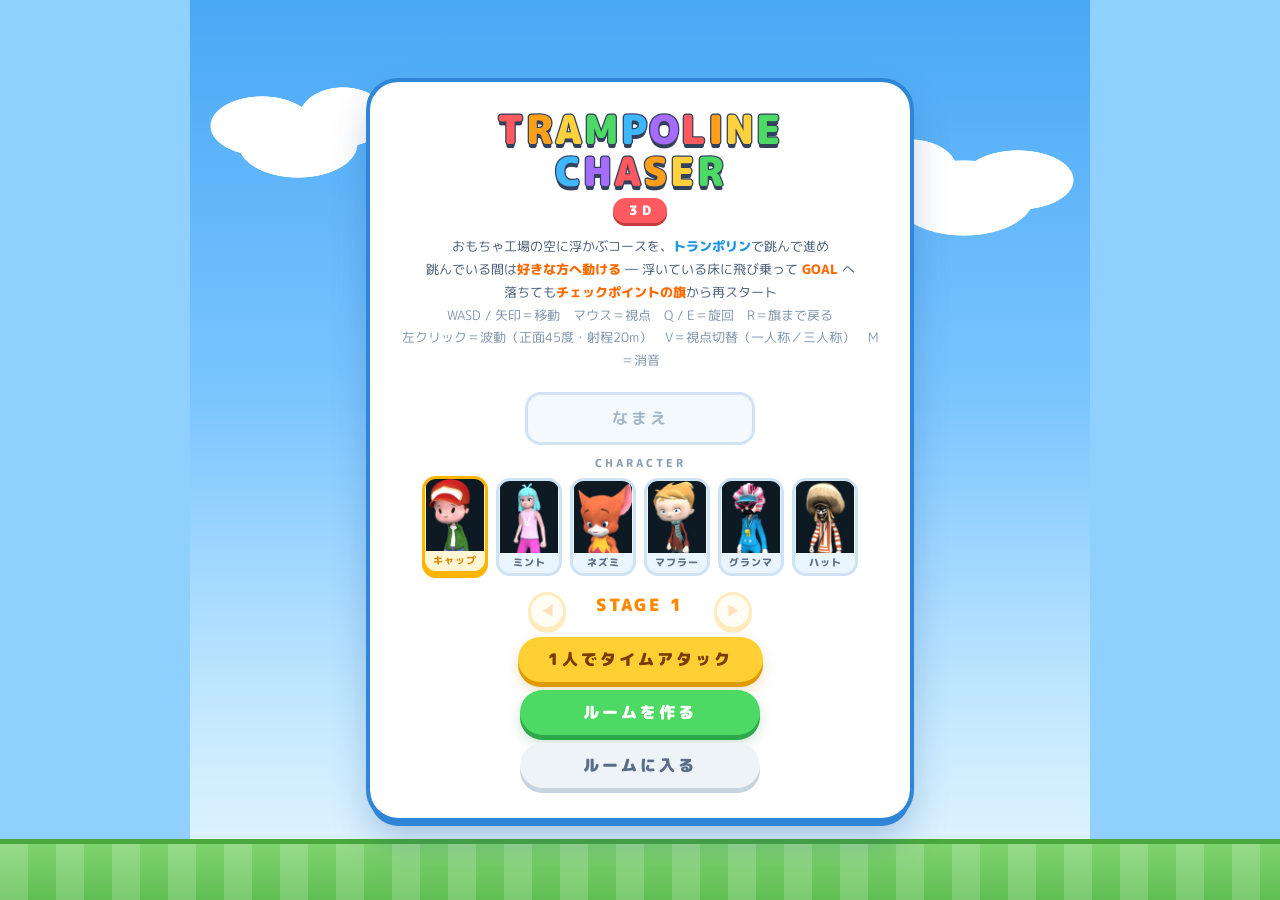
<file: index.html>
<!DOCTYPE html>
<html lang="ja">
<head>
<meta charset="UTF-8">
<meta name="viewport" content="width=device-width, initial-scale=1.0, maximum-scale=1.0, user-scalable=no">
<title>TRAMPOLINE CHASER 3D</title>
<meta name="description" content="トランポリンで跳ねて、空に浮かぶおもちゃ工場のコースを駆け抜ける3Dレースゲーム。最大6人でオンライン対戦できます。">
<meta property="og:title" content="TRAMPOLINE CHASER 3D">
<meta property="og:description" content="トランポリンで跳ねて、空に浮かぶおもちゃ工場のコースを駆け抜ける3Dレースゲーム。最大6人でオンライン対戦。">
<meta property="og:type" content="website">
<meta property="og:image" content="assets/og.jpg">
<meta name="twitter:card" content="summary_large_image">
<meta name="theme-color" content="#03040c">
<link rel="icon" type="image/png" href="assets/favicon.png">
<link rel="preconnect" href="https://fonts.googleapis.com">
<link rel="preconnect" href="https://fonts.gstatic.com" crossorigin>
<link href="https://fonts.googleapis.com/css2?family=M+PLUS+Rounded+1c:wght@500;700;800;900&display=swap" rel="stylesheet">
<link rel="stylesheet" href="css/style.css">
</head>
<body>
<div id="wrap">
  <canvas id="gl"></canvas>

  <div id="tint"></div>

  <div id="hud">
    <div class="hudTop">
      <div id="hStage">STAGE 1</div>
      <div id="hScore">0</div>
      <div id="hLives">&#9829;&#9829;&#9829;&#9829;</div>
    </div>
    <div id="hSub">
      <div id="hFloor"></div>
      <div id="hBonus"></div>
      <div id="hPower"></div>
    </div>
    <div id="cross"></div>
    <div id="dashBar"><div id="dashFill"></div></div>
    <div id="waveBar"><div id="waveFill"></div></div>
    <div id="waveKey">CLICK : WAVE　V : VIEW　R : CHECKPOINT</div>
  </div>

  <div id="raceBar">
    <div id="rbRank">-</div>
    <div id="rbTime">0.0</div>
    <div id="rbLeft">-</div>
  </div>
  <div id="stunMsg">STUNNED</div>
  <div id="goalMsg">GOAL!<small></small></div>
  <div id="specMsg"></div>
  <div id="abilBar"></div>
  <div id="roulette">
    <div id="rouIcon">?</div>
    <div id="rouName">???</div>
    <div id="rouWho"></div>
  </div>
  <div id="count"><span>3</span></div>
  <div id="toast"></div>

  <div id="touch">
    <div id="stickBase"></div>
    <div id="stickKnob"></div>
    <div id="touchHint">左半分＝移動　　右半分＝視点</div>
    <div id="waveBtn">WAVE</div>
    <div id="ropeBtn">はなす</div>
    <div id="viewBtn">1ST</div>
  </div>

  <div id="pause">
    <div class="p1">MOUSE STEER</div>
    <div class="p2">カーソルを画面の端へ動かすと旋回　／　クリックでマウス視点に切替</div>
  </div>

  <div class="screen" id="scTitle">
  <div class="card">
    <h1><span class="w"><span style="--c:#ff5a5f;--d:0.00s">T</span><span style="--c:#ff9f1a;--d:0.06s">R</span><span style="--c:#ffd23d;--d:0.12s">A</span><span style="--c:#4cd964;--d:0.18s">M</span><span style="--c:#3fb7ff;--d:0.24s">P</span><span style="--c:#a66bff;--d:0.30s">O</span><span style="--c:#ff5a5f;--d:0.36s">L</span><span style="--c:#ff9f1a;--d:0.42s">I</span><span style="--c:#ffd23d;--d:0.48s">N</span><span style="--c:#4cd964;--d:0.54s">E</span></span><br><span class="w"><span style="--c:#3fb7ff;--d:0.60s">C</span><span style="--c:#a66bff;--d:0.66s">H</span><span style="--c:#ff5a5f;--d:0.72s">A</span><span style="--c:#ff9f1a;--d:0.78s">S</span><span style="--c:#ffd23d;--d:0.84s">E</span><span style="--c:#4cd964;--d:0.90s">R</span></span></h1>
    <div class="tag">3D</div>
    <div class="sub">
      おもちゃ工場の空に浮かぶコースを、<span class="o">トランポリン</span>で跳んで進め<br>
      跳んでいる間は<b>好きな方へ動ける</b> ― 浮いている床に飛び乗って <b>GOAL</b> へ<br>
      落ちても<b>チェックポイントの旗</b>から再スタート<br>
      <span style="color:#5a6b7c">WASD / 矢印＝移動　マウス＝視点　Q / E＝旋回　R＝旗まで戻る<br>左クリック＝波動（正面45度・射程20m）　V＝視点切替（一人称／三人称）　M＝消音</span>
    </div>
    <input class="field" id="myName" maxlength="8" placeholder="なまえ">
    <div class="skinLabel" id="skinLabel">CHARACTER</div>
    <div class="skinPick" id="skinPick"></div>
    <div id="stageSel"><button id="stagePrev">&#9664;</button><div><div id="stageNum">STAGE 1</div><div id="stageBest"></div></div><button id="stageNext">&#9654;</button></div>
    <button class="menu-btn" id="btnPlay">1人でタイムアタック</button>
    <button class="menu-btn green" id="btnCreate">ルームを作る</button>
    <button class="menu-btn dim" id="btnJoinOpen">ルームに入る</button>
  </div>
  </div>

  <!-- ルームに入る -->
  <div class="screen hidden" id="scJoin">
  <div class="card">
    <h2>ルームに入る</h2>
    <div class="hint">ホストから聞いた4桁のコードを入力</div>
    <input class="field" id="joinCode" inputmode="numeric" maxlength="4" placeholder="0000">
    <div id="netMsg"></div>
    <button class="menu-btn" id="btnJoinGo">接続する</button>
    <button class="menu-btn dim" id="btnJoinBack">もどる</button>
  </div>
  </div>

  <!-- ロビー -->
  <div class="screen hidden" id="scRoom">
  <div class="card">
    <div class="hint codeLabel">ROOM CODE</div>
    <div id="roomCode">----</div>
    <div class="hint" id="roomHint">このコードを教えて集まってもらおう（最大6人）</div>
    <div class="skinLabel">CHARACTER</div>
    <div class="skinPick" id="skinPick2"></div>
    <div id="skinMsg"></div>
    <div id="playerList"></div>
    <div id="netMsg2"></div>
    <button class="menu-btn green" id="btnRaceStart">レース開始</button>
    <button class="menu-btn dim" id="btnLeaveRoom">退出する</button>
  </div>
  </div>

  <!-- レース結果 -->
  <div class="screen hidden" id="scResult">
  <div class="card">
    <h2 id="resTitle">RESULT</h2>
    <div class="colhead"><span class="rk">順位</span><span class="nm">プレイヤー</span><span class="tm">タイム</span><span class="pt">ポイント</span><span class="lv">ライフ</span></div>
    <div id="resTable"></div>
    <div id="champ"></div>
    <div class="label">TOTAL</div>
    <div id="totalTable"></div>
    <div style="height:18px"></div>
    <button class="menu-btn green" id="btnNextRace">次のレース</button>
    <button class="menu-btn dim" id="btnResultLeave">退出する</button>
  </div>
  </div>

  <div class="screen hidden" id="scClear">
  <div class="card">
    <h2>GOAL!</h2>
    <div class="big" id="clearAdded"></div>
    <div class="stat" id="clearTotal"></div>
    <div class="stat" id="clearLives"></div>
    <div class="note" id="clearExtra"></div>
    <div style="height:16px"></div>
    <button class="menu-btn green" id="btnNext">NEXT STAGE</button>
    <button class="menu-btn" id="btnRetry">もう一度</button>
    <button class="menu-btn dim" id="btnClearTitle">TITLE</button>
  </div>
  </div>

</div>

<script src="js/vendor/three.min.js"></script>
<script src="js/vendor/GLTFLoader.js"></script>
<script src="js/vendor/SkeletonUtils.js"></script>
<script src="js/vendor/peerjs.min.js"></script>
<script src="js/game.js"></script>
</body>
</html>
</file>
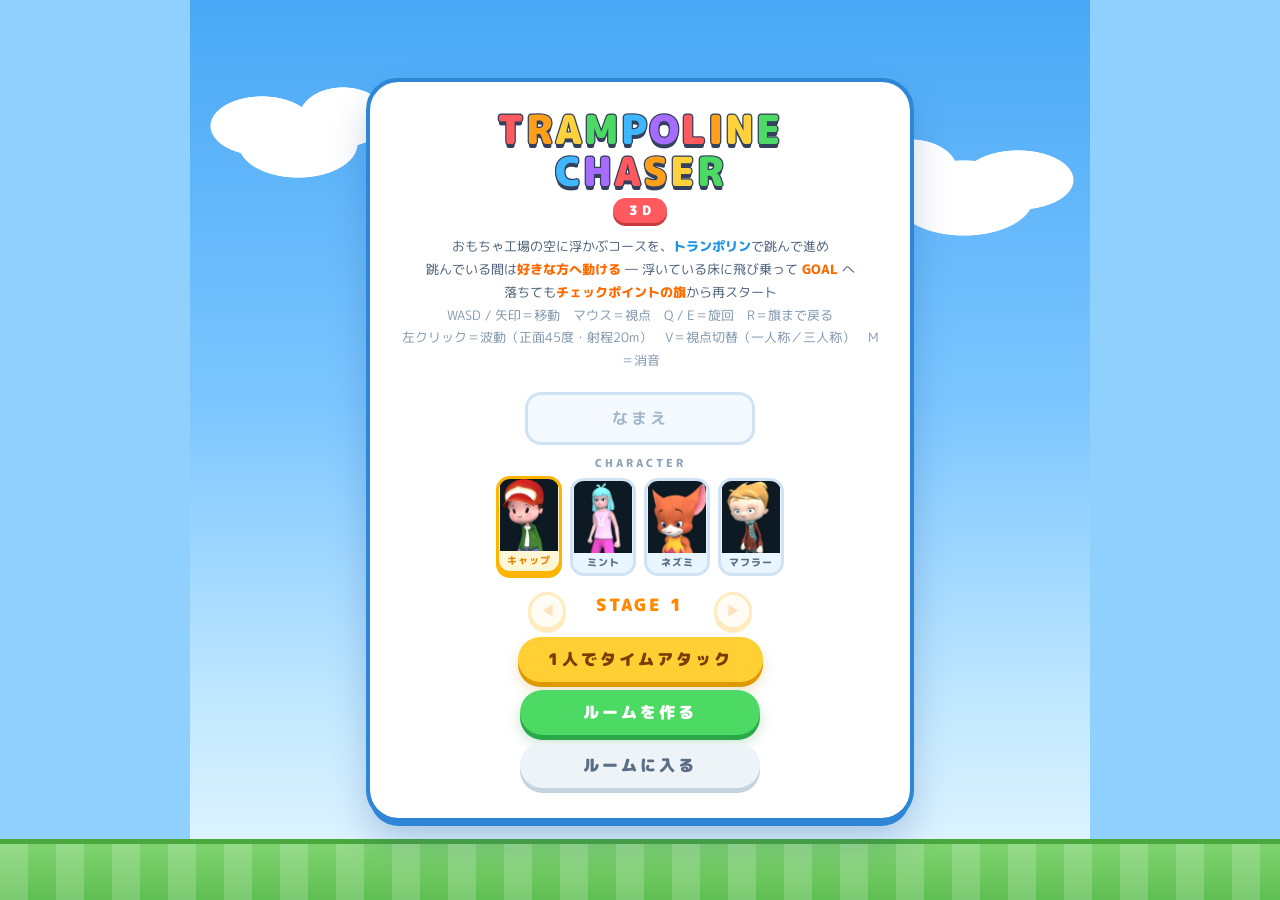
<file: trampoline-chaser/index.html>
<!DOCTYPE html>
<html lang="ja">
<head>
<meta charset="UTF-8">
<meta name="viewport" content="width=device-width, initial-scale=1.0, maximum-scale=1.0, user-scalable=no">
<title>TRAMPOLINE CHASER 3D</title>
<meta name="description" content="トランポリンで跳ねて、空に浮かぶおもちゃ工場のコースを駆け抜ける3Dレースゲーム。最大6人でオンライン対戦できます。">
<meta property="og:title" content="TRAMPOLINE CHASER 3D">
<meta property="og:description" content="トランポリンで跳ねて、空に浮かぶおもちゃ工場のコースを駆け抜ける3Dレースゲーム。最大6人でオンライン対戦。">
<meta property="og:type" content="website">
<meta property="og:image" content="assets/og.jpg">
<meta name="twitter:card" content="summary_large_image">
<meta name="theme-color" content="#03040c">
<link rel="icon" type="image/png" href="assets/favicon.png">
<link rel="preconnect" href="https://fonts.googleapis.com">
<link rel="preconnect" href="https://fonts.gstatic.com" crossorigin>
<link href="https://fonts.googleapis.com/css2?family=M+PLUS+Rounded+1c:wght@500;700;800;900&display=swap" rel="stylesheet">
<link rel="stylesheet" href="css/style.css">
</head>
<body>
<div id="wrap">
  <canvas id="gl"></canvas>

  <div id="tint"></div>

  <div id="hud">
    <div class="hudTop">
      <div id="hStage">STAGE 1</div>
      <div id="hScore">0</div>
      <div id="hLives">&#9829;&#9829;&#9829;&#9829;</div>
    </div>
    <div id="hSub">
      <div id="hFloor"></div>
      <div id="hBonus"></div>
      <div id="hPower"></div>
    </div>
    <div id="cross"></div>
    <div id="dashBar"><div id="dashFill"></div></div>
    <div id="waveBar"><div id="waveFill"></div></div>
    <div id="waveKey">CLICK : WAVE　V : VIEW　R : CHECKPOINT</div>
  </div>

  <div id="raceBar">
    <div id="rbRank">-</div>
    <div id="rbTime">0.0</div>
    <div id="rbLeft">-</div>
  </div>
  <div id="stunMsg">STUNNED</div>
  <div id="goalMsg">GOAL!<small></small></div>
  <div id="specMsg"></div>
  <div id="abilBar"></div>
  <div id="roulette">
    <div id="rouIcon">?</div>
    <div id="rouName">???</div>
    <div id="rouWho"></div>
  </div>
  <div id="count"><span>3</span></div>
  <div id="toast"></div>

  <div id="touch">
    <div id="stickBase"></div>
    <div id="stickKnob"></div>
    <div id="touchHint">左半分＝移動　　右半分＝視点</div>
    <div id="waveBtn">WAVE</div>
    <div id="viewBtn">1ST</div>
  </div>

  <div id="pause">
    <div class="p1">MOUSE STEER</div>
    <div class="p2">カーソルを画面の端へ動かすと旋回　／　クリックでマウス視点に切替</div>
  </div>

  <div class="screen" id="scTitle">
  <div class="card">
    <h1><span class="w"><span style="--c:#ff5a5f;--d:0.00s">T</span><span style="--c:#ff9f1a;--d:0.06s">R</span><span style="--c:#ffd23d;--d:0.12s">A</span><span style="--c:#4cd964;--d:0.18s">M</span><span style="--c:#3fb7ff;--d:0.24s">P</span><span style="--c:#a66bff;--d:0.30s">O</span><span style="--c:#ff5a5f;--d:0.36s">L</span><span style="--c:#ff9f1a;--d:0.42s">I</span><span style="--c:#ffd23d;--d:0.48s">N</span><span style="--c:#4cd964;--d:0.54s">E</span></span><br><span class="w"><span style="--c:#3fb7ff;--d:0.60s">C</span><span style="--c:#a66bff;--d:0.66s">H</span><span style="--c:#ff5a5f;--d:0.72s">A</span><span style="--c:#ff9f1a;--d:0.78s">S</span><span style="--c:#ffd23d;--d:0.84s">E</span><span style="--c:#4cd964;--d:0.90s">R</span></span></h1>
    <div class="tag">3D</div>
    <div class="sub">
      おもちゃ工場の空に浮かぶコースを、<span class="o">トランポリン</span>で跳んで進め<br>
      跳んでいる間は<b>好きな方へ動ける</b> ― 浮いている床に飛び乗って <b>GOAL</b> へ<br>
      落ちても<b>チェックポイントの旗</b>から再スタート<br>
      <span style="color:#5a6b7c">WASD / 矢印＝移動　マウス＝視点　Q / E＝旋回　R＝旗まで戻る<br>左クリック＝波動（正面45度・射程20m）　V＝視点切替（一人称／三人称）　M＝消音</span>
    </div>
    <input class="field" id="myName" maxlength="8" placeholder="なまえ">
    <div class="skinLabel" id="skinLabel">CHARACTER</div>
    <div class="skinPick" id="skinPick"></div>
    <div id="stageSel"><button id="stagePrev">&#9664;</button><div><div id="stageNum">STAGE 1</div><div id="stageBest"></div></div><button id="stageNext">&#9654;</button></div>
    <button class="menu-btn" id="btnPlay">1人でタイムアタック</button>
    <button class="menu-btn green" id="btnCreate">ルームを作る</button>
    <button class="menu-btn dim" id="btnJoinOpen">ルームに入る</button>
  </div>
  </div>

  <!-- ルームに入る -->
  <div class="screen hidden" id="scJoin">
  <div class="card">
    <h2>ルームに入る</h2>
    <div class="hint">ホストから聞いた4桁のコードを入力</div>
    <input class="field" id="joinCode" inputmode="numeric" maxlength="4" placeholder="0000">
    <div id="netMsg"></div>
    <button class="menu-btn" id="btnJoinGo">接続する</button>
    <button class="menu-btn dim" id="btnJoinBack">もどる</button>
  </div>
  </div>

  <!-- ロビー -->
  <div class="screen hidden" id="scRoom">
  <div class="card">
    <div class="hint codeLabel">ROOM CODE</div>
    <div id="roomCode">----</div>
    <div class="hint" id="roomHint">このコードを教えて集まってもらおう（最大6人）</div>
    <div class="skinLabel">CHARACTER</div>
    <div class="skinPick" id="skinPick2"></div>
    <div id="playerList"></div>
    <div id="netMsg2"></div>
    <button class="menu-btn green" id="btnRaceStart">レース開始</button>
    <button class="menu-btn dim" id="btnLeaveRoom">退出する</button>
  </div>
  </div>

  <!-- レース結果 -->
  <div class="screen hidden" id="scResult">
  <div class="card">
    <h2 id="resTitle">RESULT</h2>
    <div class="colhead"><span class="rk">順位</span><span class="nm">プレイヤー</span><span class="tm">タイム</span><span class="pt">ポイント</span><span class="lv">ライフ</span></div>
    <div id="resTable"></div>
    <div id="champ"></div>
    <div class="label">TOTAL</div>
    <div id="totalTable"></div>
    <div style="height:18px"></div>
    <button class="menu-btn green" id="btnNextRace">次のレース</button>
    <button class="menu-btn dim" id="btnResultLeave">退出する</button>
  </div>
  </div>

  <div class="screen hidden" id="scClear">
  <div class="card">
    <h2>GOAL!</h2>
    <div class="big" id="clearAdded"></div>
    <div class="stat" id="clearTotal"></div>
    <div class="stat" id="clearLives"></div>
    <div class="note" id="clearExtra"></div>
    <div style="height:16px"></div>
    <button class="menu-btn green" id="btnNext">NEXT STAGE</button>
    <button class="menu-btn" id="btnRetry">もう一度</button>
    <button class="menu-btn dim" id="btnClearTitle">TITLE</button>
  </div>
  </div>

</div>

<script src="js/vendor/three.min.js"></script>
<script src="js/vendor/GLTFLoader.js"></script>
<script src="js/vendor/SkeletonUtils.js"></script>
<script src="js/vendor/peerjs.min.js"></script>
<script src="js/game.js"></script>
</body>
</html>
</file>
<file: css/style.css>
/* TRAMPOLINE CHASER 3D */
  * { margin:0; padding:0; box-sizing:border-box; -webkit-tap-highlight-color:transparent; }
  html, body {
    height:100%; background:#03040c; overflow:hidden;
    font-family:'Trebuchet MS','Segoe UI',system-ui,sans-serif;
    display:flex; align-items:center; justify-content:center;
    touch-action:none; user-select:none;
  }
  #wrap {
    position:relative; width:100%; height:100%; max-width:900px;
    background:#03040c; overflow:hidden;
  }
  #gl { display:block; width:100%; height:100%; }

  /* ---------- HUD ---------- */
  #hud {
    position:absolute; inset:0; z-index:3; pointer-events:none; transition:opacity .15s;
    font-size:13px; letter-spacing:1px;
  }
  .hudTop {
    position:absolute; top:0; left:0; right:0; padding:14px 16px;
    display:flex; justify-content:space-between; align-items:flex-start;
    background:linear-gradient(180deg, rgba(3,4,12,.75), rgba(3,4,12,0));
  }
  #hStage { color:#8fa3b8; font-weight:700; }
  #hScore { color:#00ffcc; font-size:19px; font-weight:800; text-shadow:0 0 12px rgba(0,255,204,.5); }
  #hLives { color:#ff4466; font-size:16px; }
  #hud, #raceBar, #abilBar { text-shadow:0 1px 2px rgba(0,0,0,.9), 0 0 6px rgba(0,0,0,.6); }
  #hSub {
    position:absolute; top:46px; left:16px; line-height:1.8;
    font-size:12px; font-weight:700;
  }
  #hFloor { color:#66ccff; }
  #hBonus { color:#88aaff; }
  #hPower { color:#ffdd00; }

  #cross {
    position:absolute; left:50%; top:50%; width:18px; height:18px;
    margin:-9px 0 0 -9px; opacity:.6;
  }
  #cross::before, #cross::after { content:''; position:absolute; background:#00ffcc; }
  #cross::before { left:8px; top:0; width:2px; height:18px; }
  #cross::after { top:8px; left:0; height:2px; width:18px; }

  #tint { position:absolute; inset:0; z-index:2; pointer-events:none; opacity:0; transition:opacity .18s; }

  /* ---------- タッチ操作 ---------- */
  #touch { position:absolute; inset:0; z-index:4; display:none; }
  body.touch #touch { display:block; }
  #stickBase {
    position:absolute; width:126px; height:126px; margin:-63px 0 0 -63px;
    border:2px solid rgba(0,255,204,.28); border-radius:50%;
    background:rgba(0,255,204,.05); opacity:0; transition:opacity .12s;
  }
  #stickKnob {
    position:absolute; width:56px; height:56px; margin:-28px 0 0 -28px;
    border:2px solid rgba(0,255,204,.85); border-radius:50%;
    background:rgba(0,255,204,.2); opacity:0; transition:opacity .12s;
  }
  #touchHint {
    position:absolute; left:0; right:0; bottom:16px; text-align:center;
    color:#3d5a68; font-size:11px; letter-spacing:2px;
  }

  /* ---------- 一時停止 ---------- */
  #pause {
    position:absolute; left:0; right:0; bottom:96px; z-index:6; display:none;
    align-items:center; justify-content:center; flex-direction:column;
    pointer-events:none; color:#00ffcc; letter-spacing:3px; text-align:center;
  }
  #pause.on { display:flex; }
  #pause .p1 { font-size:15px; font-weight:800; margin-bottom:6px; opacity:.85; }
  #pause .p2 { font-size:12px; color:#8fa3b8; letter-spacing:2px; }

  /* ---------- オーバーレイ画面 ---------- */
  .screen {
    position:absolute; inset:0; z-index:10;
    display:flex; flex-direction:column; align-items:center; justify-content:center;
    background:#03040c; text-align:center; padding:24px;
  }
  .screen.hidden { display:none; }
  .screen h1 {
    font-size:38px; font-weight:800; letter-spacing:5px; line-height:1.15;
    color:#00ffcc; text-shadow:0 0 26px rgba(0,255,204,.45); margin-bottom:4px;
  }
  .screen .tag {
    color:#ff8800; font-size:13px; letter-spacing:9px; margin-bottom:22px;
    text-shadow:0 0 14px rgba(255,136,0,.5);
  }
  .screen h2 { font-size:30px; font-weight:800; letter-spacing:4px; margin-bottom:18px; }
  .screen .sub { color:#8fa3b8; font-size:13.5px; line-height:2.1; margin-bottom:30px; }
  .screen .sub b { color:#00ffcc; font-weight:700; }
  .screen .sub .o { color:#ffaa33; font-weight:700; }
  .screen .stat { color:#aabbcc; font-size:15px; margin:3px 0; }
  .screen .big { color:#ffdd00; font-size:22px; font-weight:800; margin:6px 0; }
  .screen .note { color:#00ff88; font-size:13px; margin-top:6px; }
  .menu-btn {
    min-width:200px; padding:15px 30px; margin:7px 0;
    border:2px solid #00ffcc; border-radius:4px; background:transparent;
    color:#00ffcc; font-size:15px; font-weight:700; letter-spacing:4px;
    font-family:inherit; cursor:pointer; transition:background .12s;
  }
  .menu-btn:active { background:rgba(0,255,204,.16); }
  .menu-btn.green { border-color:#00ff88; color:#00ff88; }
  .menu-btn.green:active { background:rgba(0,255,136,.16); }
  .menu-btn.dim { border-color:#5a6b7c; color:#8fa3b8; }
  .menu-btn.dim:active { background:rgba(143,163,184,.12); }
  #bestList { margin:10px 0 6px; }
  #bestList div { color:#aabbcc; font-size:15px; margin:3px 0; letter-spacing:1px; }
  #bestList .rank { color:#5a6b7c; font-size:13px; }
  #bestList .isnew { color:#ffdd00; font-weight:800; }
  .label { color:#00ffcc; font-size:12px; letter-spacing:3px; margin-top:14px; }

  /* ---------- 対戦 UI ---------- */
  .field {
    width:230px; padding:12px 14px; margin:6px 0;
    background:rgba(0,255,204,.05); border:2px solid #1d4a55; border-radius:4px;
    color:#e8f6ff; font-family:inherit; font-size:16px; letter-spacing:3px; text-align:center;
  }
  .field:focus { outline:none; border-color:#00ffcc; }
  #roomCode {
    font-size:44px; font-weight:800; letter-spacing:14px; color:#ffdd22;
    text-shadow:0 0 22px rgba(255,221,0,.45); margin:6px 0 2px 6px;
  }
  .hint { color:#5a6b7c; font-size:11.5px; letter-spacing:1px; line-height:1.9; }
  #playerList { margin:14px 0 4px; min-width:250px; }
  #playerList .face { width:26px; height:32px; object-fit:cover; border-radius:3px; margin-right:9px; flex:none; background:#0d1a24; }
  .skinPick { display:flex; gap:8px; justify-content:center; margin:6px 0 10px; }
  .skinPick button {
    width:62px; padding:0; border:2px solid #1d4a55; border-radius:5px; background:#0d1a24;
    cursor:pointer; overflow:hidden; font-family:inherit; display:flex; flex-direction:column; align-items:center;
  }
  .skinPick button img { width:58px; height:72px; object-fit:cover; display:block; }
  .skinPick button span { font-size:10px; color:#8fa3b8; letter-spacing:1px; padding:2px 0 3px; }
  .skinPick button.on { border-color:#ffdd22; box-shadow:0 0 12px rgba(255,221,0,.45); }
  .skinPick button.on span { color:#ffdd22; }
  .skinLabel { color:#5a6b7c; font-size:11px; letter-spacing:3px; margin-top:4px; }
  #playerList .pl {
    display:flex; align-items:center; justify-content:space-between;
    padding:7px 12px; margin:4px 0; border-radius:3px;
    background:rgba(255,255,255,.04); font-size:14px; letter-spacing:1px;
  }
  #playerList .dot { width:11px; height:11px; border-radius:50%; margin-right:9px; flex:none; }
  #playerList .nm { flex:1; text-align:left; color:#dceaf5; }
  #playerList .tagme { color:#00ffcc; font-size:11px; letter-spacing:2px; }
  #playerList .tagh { color:#ffdd22; font-size:11px; letter-spacing:2px; }
  #netMsg { color:#ff6688; font-size:12.5px; min-height:18px; margin:8px 0; letter-spacing:1px; }

  /* 結果表 */
  #resTable { margin:6px 0 4px; min-width:300px; }
  #resTable .rw {
    display:flex; align-items:center; padding:7px 10px; margin:3px 0;
    border-radius:3px; background:rgba(255,255,255,.04); font-size:14px;
  }
  #resTable .rw.me { background:rgba(0,255,204,.12); }
  #resTable .rk { width:38px; color:#8fa3b8; font-weight:800; text-align:left; }
  #resTable .rk.g1 { color:#ffdd22; }
  #resTable .dot { width:10px; height:10px; border-radius:50%; margin-right:8px; flex:none; }
  #resTable .nm { flex:1; text-align:left; color:#dceaf5; letter-spacing:1px; }
  #resTable .tm { width:74px; text-align:right; color:#8fa3b8; }
  #resTable .pt { width:80px; text-align:right; color:#00ff88; font-weight:800; }
  .colhead { display:flex; padding:0 10px; color:#4d6273; font-size:10.5px; letter-spacing:2px; }
  .colhead .rk { width:38px; text-align:left; }
  .colhead .nm { flex:1; text-align:left; }
  .colhead .tm { width:74px; text-align:right; }
  .colhead .pt { width:80px; text-align:right; }

  /* カウントダウン */
  #count {
    position:absolute; inset:0; z-index:8; display:none;
    align-items:center; justify-content:center; pointer-events:none;
  }
  #count.on { display:flex; }
  #count span {
    font-size:96px; font-weight:800; color:#00ffcc; letter-spacing:6px;
    text-shadow:0 0 40px rgba(0,255,204,.6);
  }

  /* レース用HUD */
  #raceBar {
    position:absolute; top:44px; left:0; right:0; z-index:3;
    display:none; justify-content:center; pointer-events:none;
  }
  body.race #raceBar { display:flex; }
  #raceBar div {
    background:rgba(3,8,16,.55); border:1px solid rgba(0,255,204,.25);
    border-radius:3px; padding:5px 13px; margin:0 4px;
    font-size:13px; font-weight:700; letter-spacing:2px; color:#dceaf5;
  }
  #rbRank { color:#ffdd22 !important; }
  #rbTime { color:#00ffcc !important; }
  #waveBar {
    position:absolute; left:50%; bottom:56px; width:150px; height:5px; margin-left:-75px;
    background:rgba(255,255,255,.10); border-radius:3px; z-index:3; display:none;
  }
  body.playing #waveBar { display:block; }
  #waveFill {
    height:100%; width:100%; background:#00ffcc; border-radius:3px;
    box-shadow:0 0 10px #00ffcc; transition:none;
  }
  #waveFill.cool { background:#4a6a72; box-shadow:none; }
  #waveKey {
    position:absolute; left:50%; bottom:40px; margin-left:-200px; width:400px; white-space:nowrap;
    text-align:center; color:#4a6a72; font-size:9.5px; letter-spacing:3px; z-index:3; display:none;
  }
  body.playing #waveKey { display:block; }
  #waveBtn {
    position:absolute; right:26px; bottom:158px; width:82px; height:82px;
    border-radius:50%; border:2px solid rgba(0,255,204,.8);
    background:rgba(0,255,204,.14); display:none; z-index:5;
    color:#00ffcc; font-size:11px; font-weight:800; letter-spacing:2px;
    align-items:center; justify-content:center; font-family:inherit;
  }
  body.touch.playing #waveBtn { display:flex; }
  #viewBtn {
    position:absolute; right:26px; bottom:256px; width:58px; height:58px;
    border-radius:50%; border:2px solid rgba(143,163,184,.7);
    background:rgba(143,163,184,.12); display:none; z-index:5;
    color:#c8d6e2; font-size:11px; font-weight:800; letter-spacing:1px;
    align-items:center; justify-content:center; font-family:inherit;
  }
  body.touch.playing #viewBtn { display:flex; }
  #waveBtn.cool { border-color:rgba(90,120,130,.7); background:rgba(90,120,130,.12); color:#5a7882; }
  #dashBar {
    position:absolute; left:50%; bottom:74px; width:150px; height:5px; margin-left:-75px;
    background:rgba(255,255,255,.12); border-radius:3px; z-index:3; opacity:0; transition:opacity .2s;
  }
  #dashFill { height:100%; width:100%; background:#ffdd22; border-radius:3px; box-shadow:0 0 10px #ffdd22; }
  #stunMsg {
    position:absolute; left:0; right:0; top:52%; text-align:center; z-index:5;
    color:#ff3355; font-size:26px; font-weight:800; letter-spacing:6px;
    text-shadow:0 0 24px rgba(255,40,80,.7); display:none;
  }
  #stunMsg.on { display:block; }
  #goalMsg {
    position:absolute; left:0; right:0; top:34%; text-align:center; z-index:5;
    color:#00ff88; font-size:32px; font-weight:800; letter-spacing:6px;
    text-shadow:0 0 26px rgba(0,255,136,.6); display:none;
  }
  #goalMsg.on { display:block; }
  #goalMsg small { display:block; margin-top:8px; font-size:14px; color:#8fa3b8; letter-spacing:3px; }
  #roulette {
    position:absolute; left:50%; top:26%; transform:translateX(-50%);
    z-index:7; display:none; text-align:center; pointer-events:none;
    padding:16px 30px; border:2px solid rgba(255,255,255,.25); border-radius:6px;
    background:rgba(3,8,16,.82);
  }
  #roulette.on { display:block; }
  #rouIcon { font-size:34px; font-weight:800; letter-spacing:4px; color:#fff; line-height:1; }
  #rouName {
    font-size:22px; font-weight:800; letter-spacing:5px; margin-top:8px;
    text-shadow:0 0 18px currentColor;
  }
  #rouWho { margin-top:10px; font-size:12.5px; color:#8fa3b8; letter-spacing:1px; }
  #rouWho b { color:#fff; }
  #roulette.done { border-color:rgba(255,255,255,.7); animation:rouPop .28s ease-out; }
  @keyframes rouPop { from { transform:translateX(-50%) scale(1.18); } to { transform:translateX(-50%) scale(1); } }

  #abilBar {
    position:absolute; left:0; right:0; top:76px; text-align:center; z-index:5;
    font-size:13px; font-weight:800; letter-spacing:2px; display:none;
    text-shadow:0 0 12px rgba(0,0,0,.8);
  }
  #abilBar.on { display:block; }

  #specMsg {
    position:absolute; left:0; right:0; top:14%; text-align:center; z-index:5;
    color:#ffdd22; font-size:20px; font-weight:800; letter-spacing:6px;
    text-shadow:0 0 20px rgba(255,221,0,.5); display:none; pointer-events:none;
  }
  #specMsg.on { display:block; }
  #specMsg small { display:block; margin-top:8px; font-size:13px; color:#8fa3b8; letter-spacing:2px; font-weight:400; }
  #playerList .lv { color:#ff4466; font-size:12px; letter-spacing:1px; margin-left:8px; }
  #playerList .outp { color:#5a6b7c; font-size:11px; letter-spacing:2px; margin-left:8px; }
  #resTable .lv { width:64px; text-align:right; color:#ff4466; font-size:12px; }
  .colhead .lv { width:64px; text-align:right; }
  #champ { color:#ffdd22; font-size:17px; font-weight:800; letter-spacing:4px; margin:10px 0 2px; }

  /* 縦に収まらないときはスクロール（中央寄せのまま上端が切れないようにする） */
  .screen { overflow-y:auto; justify-content:flex-start; }
  .screen > :first-child { margin-top:auto; }
  .screen > :last-child { margin-bottom:auto; }
  #scTitle .sub { line-height:1.75; margin-bottom:14px; font-size:13px; }
  #scTitle .tag { margin-bottom:12px; }
  #scTitle .menu-btn, #scRoom .menu-btn { padding:11px 30px; margin:4px 0; }
  #scRoom #playerList { margin:8px 0 2px; }
  #scRoom #playerList .pl { padding:5px 12px; margin:3px 0; }
  @media (max-height:680px) {
    #scTitle h1 { font-size:28px; }
    #scTitle .sub { font-size:11.5px; line-height:1.55; }
    .skinPick button img { height:58px; }
    #scTitle .field { padding:9px 14px; margin:3px 0; }
  }
  #toast { position:absolute; left:50%; top:30%; transform:translate(-50%,-50%) scale(.6); opacity:0; pointer-events:none;
    font-size:44px; font-weight:900; letter-spacing:3px; color:#fff; -webkit-text-stroke:2px #ff6a00;
    text-shadow:0 4px 0 #c24400, 0 8px 18px rgba(0,0,0,.35); transition:opacity .15s, transform .25s cubic-bezier(.3,1.8,.5,1); z-index:30; white-space:nowrap; }
  #toast.on { opacity:1; transform:translate(-50%,-50%) scale(1); }
  #stageSel { display:flex; align-items:center; justify-content:center; gap:14px; margin:6px 0 2px; }
  #stageSel button { width:38px; height:38px; border-radius:50%; border:2px solid #ffb02e; background:#fff7e6; color:#ff7a00; font-size:15px; cursor:pointer; }
  #stageSel button.off { opacity:.25; pointer-events:none; }
  #stageNum { font-weight:900; letter-spacing:3px; font-size:17px; color:#ff7a00; min-width:120px; }
  #stageBest { font-size:11.5px; color:#5a6b7c; letter-spacing:1px; min-height:14px; }

  /* =================== おもちゃ工場テーマ（明るい空とキャンディ色） =================== */
  html, body, #wrap { background:#8fd0ff; }
  html, body { width:100%; }                 /* 画面サイズを変えたとき本体が縮んだままになるのを防ぐ */
  #gl { position:absolute; inset:0; }
  html, body, .menu-btn, .field, .skinPick button {
    font-family:'M PLUS Rounded 1c','Hiragino Maru Gothic ProN','Hiragino Sans','Trebuchet MS',system-ui,sans-serif;
  }
  .screen {
    background:
      radial-gradient(60px 34px at 12% 16%, #fff 98%, transparent 100%),
      radial-gradient(44px 30px at 17% 13%, #fff 98%, transparent 100%),
      radial-gradient(52px 30px at 8% 14%, #fff 98%, transparent 100%),
      radial-gradient(70px 38px at 86% 22%, #fff 98%, transparent 100%),
      radial-gradient(48px 32px at 80% 19%, #fff 98%, transparent 100%),
      radial-gradient(56px 30px at 92% 20%, #fff 98%, transparent 100%),
      radial-gradient(40px 22px at 70% 78%, rgba(255,255,255,.85) 98%, transparent 100%),
      radial-gradient(30px 20px at 74% 76%, rgba(255,255,255,.85) 98%, transparent 100%),
      linear-gradient(180deg, #49a8f5 0%, #7cc6ff 45%, #c9ebff 82%, #e8f7ff 100%);
    padding:18px 16px;
  }
  /* 地面の市松模様 */
  .screen::after {
    content:''; position:fixed; left:0; right:0; bottom:0; height:56px; pointer-events:none; z-index:0;
    background:
      repeating-linear-gradient(90deg, rgba(255,255,255,.18) 0 28px, transparent 28px 56px),
      linear-gradient(180deg, #7fd36f, #5fbf52);
    border-top:5px solid #4aa83f;
  }
  .card {
    position:relative; z-index:1; width:100%; max-width:540px;
    display:flex; flex-direction:column; align-items:center;
    background:#fff; border-radius:28px; padding:20px 24px 22px;
    box-shadow:0 8px 0 #2f86d6, 0 20px 38px rgba(20,70,140,.28);
    border:4px solid #fff; outline:4px solid #2f86d6; outline-offset:0;
  }
  .screen > .card:first-child { margin-top:auto; }
  .screen > .card:last-child { margin-bottom:auto; }

  /* タイトルロゴ：1文字ずつ色ちがいで弾む */
  .screen h1 {
    font-size:40px; font-weight:900; letter-spacing:2px; line-height:1.05; margin:2px 0 6px;
    text-shadow:none; color:#fff;
  }
  .screen h1 .w { white-space:nowrap; }
  .screen h1 span span {
    display:inline-block; color:var(--c);
    -webkit-text-stroke:2.5px #33415c; paint-order:stroke fill;
    text-shadow:0 4px 0 #33415c;
    animation:hop 2.4s ease-in-out infinite; animation-delay:var(--d);
  }
  @keyframes hop { 0%, 70%, 100% { transform:translateY(0); } 80% { transform:translateY(-7px); } 90% { transform:translateY(1px); } }
  .screen .tag {
    display:inline-block; background:#ff5a5f; color:#fff; font-weight:900; font-size:13px;
    letter-spacing:4px; padding:3px 12px 3px 16px; border-radius:999px; text-shadow:none;
    box-shadow:0 3px 0 #c93a3f; margin-bottom:12px;
  }
  .screen h2 {
    font-size:32px; font-weight:900; letter-spacing:3px; color:#ff8a00; margin-bottom:10px;
    -webkit-text-stroke:2px #fff; paint-order:stroke fill; text-shadow:0 4px 0 #ffd28a;
  }
  .screen .sub { color:#4a5f78; }
  .screen .sub b { color:#ff6a00; font-weight:800; }
  .screen .sub .o { color:#1c95e6; font-weight:800; }
  .screen .sub span[style] { color:#8197ad !important; }
  .screen .stat { color:#4a5f78; font-weight:700; }
  .screen .big { color:#ff6a00; font-size:38px; font-weight:900; letter-spacing:2px; }
  .screen .note { color:#22b04a; font-weight:900; letter-spacing:2px; }
  .label { color:#1c95e6; font-weight:800; }
  .hint { color:#6b8299; }

  /* ボタン：ぷっくりしたキャンディ */
  .menu-btn {
    min-width:240px; border:none; border-radius:999px; padding:13px 30px; margin:6px 0;
    background:#3fb7ff; color:#fff; font-size:16px; font-weight:900; letter-spacing:3px;
    box-shadow:0 5px 0 #1f86cc, 0 8px 14px rgba(30,100,170,.25);
    transition:transform .08s, box-shadow .08s, filter .12s;
  }
  .menu-btn:hover { filter:brightness(1.07); }
  .menu-btn:active { transform:translateY(4px); box-shadow:0 1px 0 #1f86cc; background:#3fb7ff; }
  .menu-btn.green { background:#4cd964; color:#fff; box-shadow:0 5px 0 #2aa84a, 0 8px 14px rgba(40,140,70,.25); }
  .menu-btn.green:active { box-shadow:0 1px 0 #2aa84a; background:#4cd964; }
  .menu-btn.dim { background:#eef3f8; color:#5a6f86; box-shadow:0 5px 0 #c6d3e0; }
  .menu-btn.dim:active { box-shadow:0 1px 0 #c6d3e0; background:#eef3f8; }
  #btnPlay { background:#ffcf33; color:#7a3d00; box-shadow:0 5px 0 #e09a00, 0 8px 14px rgba(200,130,0,.25); }
  #btnPlay:active { box-shadow:0 1px 0 #e09a00; background:#ffcf33; }

  /* 入力欄とキャラ選択 */
  .field {
    background:#f4f9fe; border:3px solid #cfe3f5; border-radius:16px; color:#2d4256; font-weight:700;
  }
  .field::placeholder { color:#a3b7ca; }
  .field:focus { border-color:#3fb7ff; background:#fff; }
  .skinLabel { color:#8aa0b5; font-weight:800; }
  .skinPick button { background:#eaf6ff; border:3px solid #cfe3f5; border-radius:14px; width:66px; transition:transform .1s; }
  .skinPick button:hover { transform:translateY(-2px); }
  .skinPick button span { color:#5a6f86; font-weight:800; }
  .skinPick button.on { border-color:#ffb400; background:#fff6d6; box-shadow:0 4px 0 #ffb400; transform:translateY(-2px); }
  .skinPick button.on span { color:#e08a00; }
  #stageSel button { border:3px solid #ffb400; background:#fff6d6; color:#ff8a00; box-shadow:0 3px 0 #ffb400; }
  #stageNum { color:#ff8a00; font-weight:900; }
  #stageBest { color:#6b8299; font-weight:700; }

  /* ロビー */
  .codeLabel { letter-spacing:4px; font-weight:800; color:#8aa0b5; }
  #roomCode {
    color:#ff8a00; font-size:52px; font-weight:900; letter-spacing:14px;
    -webkit-text-stroke:2px #fff; paint-order:stroke fill; text-shadow:0 5px 0 #ffd28a;
  }
  #playerList .pl { background:#f2f8fd; border-radius:12px; border:2px solid #e2eef8; }
  #playerList .nm { color:#2d4256; font-weight:700; }
  #playerList .tagme { color:#1c95e6; font-weight:800; }
  #playerList .tagh { color:#ff8a00; font-weight:800; }
  #playerList .lv { color:#ff4f6d; }
  #playerList .outp { color:#9aabbd; }
  #playerList .face { background:#dceefc; border-radius:8px; }
  #netMsg, #netMsg2 { color:#e5484d; font-size:12.5px; min-height:18px; letter-spacing:1px; font-weight:700; }

  /* 結果 */
  #resTable .rw { background:#f2f8fd; border-radius:12px; border:2px solid #e2eef8; }
  #resTable .rw.me { background:#fff3c4; border-color:#ffd666; }
  #resTable .rk { color:#8aa0b5; }
  #resTable .rk.g1 { color:#ff9f00; }
  #resTable .nm { color:#2d4256; font-weight:700; }
  #resTable .tm { color:#6b8299; }
  #resTable .pt { color:#22b04a; }
  #resTable .lv { color:#ff4f6d; }
  .colhead { color:#8aa0b5; font-weight:800; }
  #champ { color:#ff8a00; font-weight:900; }
  #totalTable { margin:4px 0; min-width:300px; }
  #totalTable .rw { display:flex; align-items:center; padding:6px 10px; margin:3px 0; font-size:14px; background:#f2f8fd; border-radius:12px; border:2px solid #e2eef8; }
  #totalTable .rw.me { background:#fff3c4; border-color:#ffd666; }
  #totalTable .rk { width:38px; text-align:left; color:#8aa0b5; font-weight:800; }
  #totalTable .dot { width:10px; height:10px; border-radius:50%; margin-right:8px; flex:none; }
  #totalTable .nm { flex:1; text-align:left; color:#2d4256; font-weight:700; }
  #totalTable .pt { width:80px; text-align:right; color:#22b04a; font-weight:900; }

  /* =================== ゲーム中の表示 =================== */
  .hudTop { background:none; padding:12px 14px; }
  #hud, #raceBar, #abilBar { text-shadow:none; }
  #hStage, #hScore, #hLives, #hSub > div, #raceBar div {
    background:rgba(255,255,255,.88); border-radius:999px; padding:4px 13px;
    box-shadow:0 3px 0 rgba(30,90,160,.28); font-weight:900;
  }
  #hStage { color:#ff8a00; }
  #hScore { color:#1c95e6; font-size:15px; }
  #hLives { color:#ff4f6d; }
  #hLives:empty, #hSub > div:empty { display:none; }
  #hSub { top:50px; left:14px; display:flex; flex-direction:column; align-items:flex-start; gap:6px; line-height:1.3; }
  #hFloor { color:#1c95e6; }
  #hBonus { color:#2d4256; }
  #hPower { color:#e08a00; }
  #raceBar div { border:none; margin:0 4px; color:#2d4256; }
  #rbRank { color:#ff8a00 !important; }
  #rbTime { color:#1c95e6 !important; }
  #cross::before, #cross::after { background:#fff; box-shadow:0 0 0 1px rgba(40,60,90,.55); }
  #waveBar, #dashBar { height:8px; background:rgba(255,255,255,.6); box-shadow:0 0 0 2px rgba(255,255,255,.9); border-radius:6px; }
  #waveFill { background:#ff9f1a; box-shadow:none; border-radius:6px; }
  #waveFill.cool { background:#b9c6d3; }
  #dashFill { background:#4cd964; box-shadow:none; border-radius:6px; }
  #waveKey { color:#2d4256; font-weight:800; font-size:10px; letter-spacing:2px; text-shadow:0 0 4px #fff, 0 0 2px #fff; }
  #pause { color:#fff; }
  #pause .p1 { -webkit-text-stroke:3px #1f6fb5; paint-order:stroke fill; font-weight:900; }
  #pause .p2 { color:#2d4256; font-weight:700; text-shadow:0 0 4px #fff, 0 0 3px #fff; }
  #count span, #goalMsg, #stunMsg, #specMsg {
    color:#fff; font-weight:900; paint-order:stroke fill; text-shadow:0 5px 0 rgba(0,0,0,.25);
  }
  #count span { font-size:110px; -webkit-text-stroke:6px #ff6a00; text-shadow:0 7px 0 #c24400; }
  #goalMsg { color:#ffe14d; -webkit-text-stroke:4px #22a04a; text-shadow:0 5px 0 #17733a; }
  #goalMsg small { -webkit-text-stroke:0; color:#2d4256; text-shadow:0 0 4px #fff, 0 0 3px #fff; }
  #stunMsg { -webkit-text-stroke:4px #e5484d; }
  #specMsg { color:#ffe14d; -webkit-text-stroke:3px #ff6a00; font-size:22px; }
  #specMsg small { -webkit-text-stroke:0; color:#2d4256; text-shadow:0 0 4px #fff, 0 0 3px #fff; font-weight:700; }
  #roulette { background:#fff; border:4px solid #2f86d6; border-radius:22px; box-shadow:0 6px 0 #2f86d6; }
  #roulette.done { border-color:#ff8a00; box-shadow:0 6px 0 #ff8a00; }
  #rouIcon { color:#2d4256; }
  #rouName { text-shadow:none; -webkit-text-stroke:1.5px #2d4256; paint-order:stroke fill; }
  #rouWho { color:#6b8299; }
  #rouWho b { color:#2d4256; }
  #abilBar { -webkit-text-stroke:3px #2d4256; paint-order:stroke fill; text-shadow:none; }
  #stickBase { border-color:rgba(255,255,255,.7); background:rgba(255,255,255,.18); }
  #stickKnob { border-color:#fff; background:rgba(255,255,255,.55); }
  #touchHint { color:#2d4256; font-weight:700; text-shadow:0 0 4px #fff; }
  #waveBtn { border:none; background:#ff9f1a; color:#fff; box-shadow:0 5px 0 #c97300; font-weight:900; }
  #waveBtn.cool { background:#c6d3e0; color:#fff; box-shadow:0 5px 0 #9aabbd; }
  #viewBtn { border:none; background:rgba(255,255,255,.9); color:#1c95e6; box-shadow:0 4px 0 rgba(30,90,160,.35); font-weight:900; }

  #ropeBtn { position:absolute; right:120px; bottom:150px; width:96px; height:96px; border-radius:50%; display:none; z-index:5;
    align-items:center; justify-content:center; background:#ff5a9e; color:#fff; font-weight:900; font-size:16px; letter-spacing:2px;
    box-shadow:0 6px 0 #c23272; }
  body.touch.playing.hanging #ropeBtn { display:flex; }
  @media (max-height:680px) {
    .screen h1 { font-size:28px; }
    .card { padding:12px 18px 14px; }
    .screen .big { font-size:30px; }
    #scTitle .sub { font-size:11px; line-height:1.5; margin-bottom:8px; }
    #scTitle .tag { margin-bottom:6px; }
    #scTitle .menu-btn { padding:9px 30px; margin:3px 0; }
    #scTitle .skinPick { margin:3px 0 4px; }
    .skinPick button img { height:52px; }
    #stageSel { margin:2px 0 0; }
  }
  .skinPick { flex-wrap:wrap; justify-content:center; max-width:100%; }
  /* ほかの人が選んでいるキャラは選べない */
  .skinPick button.taken { opacity:.38; filter:grayscale(1); cursor:not-allowed; transform:none; box-shadow:none; position:relative; }
  .skinPick button.taken::after { content:attr(data-who); position:absolute; left:0; right:0; top:38%; font-size:10px; font-weight:900; color:#fff;
    background:rgba(45,66,86,.85); padding:2px 0; letter-spacing:1px; overflow:hidden; white-space:nowrap; text-overflow:ellipsis; }
  #skinMsg { color:#e08a00; font-size:12px; font-weight:800; min-height:16px; margin:-4px 0 4px; letter-spacing:1px; }
  @media (max-width:420px) {
    .screen h1 { font-size:30px; }
    .skinPick { max-width:230px; }
    .skinPick button { width:60px; }
    .card { padding:16px 14px; border-radius:22px; }
    .menu-btn { min-width:210px; }
  }
</file>
<file: trampoline-chaser/css/style.css>
/* TRAMPOLINE CHASER 3D */
  * { margin:0; padding:0; box-sizing:border-box; -webkit-tap-highlight-color:transparent; }
  html, body {
    height:100%; background:#03040c; overflow:hidden;
    font-family:'Trebuchet MS','Segoe UI',system-ui,sans-serif;
    display:flex; align-items:center; justify-content:center;
    touch-action:none; user-select:none;
  }
  #wrap {
    position:relative; width:100%; height:100%; max-width:900px;
    background:#03040c; overflow:hidden;
  }
  #gl { display:block; width:100%; height:100%; }

  /* ---------- HUD ---------- */
  #hud {
    position:absolute; inset:0; z-index:3; pointer-events:none; transition:opacity .15s;
    font-size:13px; letter-spacing:1px;
  }
  .hudTop {
    position:absolute; top:0; left:0; right:0; padding:14px 16px;
    display:flex; justify-content:space-between; align-items:flex-start;
    background:linear-gradient(180deg, rgba(3,4,12,.75), rgba(3,4,12,0));
  }
  #hStage { color:#8fa3b8; font-weight:700; }
  #hScore { color:#00ffcc; font-size:19px; font-weight:800; text-shadow:0 0 12px rgba(0,255,204,.5); }
  #hLives { color:#ff4466; font-size:16px; }
  #hud, #raceBar, #abilBar { text-shadow:0 1px 2px rgba(0,0,0,.9), 0 0 6px rgba(0,0,0,.6); }
  #hSub {
    position:absolute; top:46px; left:16px; line-height:1.8;
    font-size:12px; font-weight:700;
  }
  #hFloor { color:#66ccff; }
  #hBonus { color:#88aaff; }
  #hPower { color:#ffdd00; }

  #cross {
    position:absolute; left:50%; top:50%; width:18px; height:18px;
    margin:-9px 0 0 -9px; opacity:.6;
  }
  #cross::before, #cross::after { content:''; position:absolute; background:#00ffcc; }
  #cross::before { left:8px; top:0; width:2px; height:18px; }
  #cross::after { top:8px; left:0; height:2px; width:18px; }

  #tint { position:absolute; inset:0; z-index:2; pointer-events:none; opacity:0; transition:opacity .18s; }

  /* ---------- タッチ操作 ---------- */
  #touch { position:absolute; inset:0; z-index:4; display:none; }
  body.touch #touch { display:block; }
  #stickBase {
    position:absolute; width:126px; height:126px; margin:-63px 0 0 -63px;
    border:2px solid rgba(0,255,204,.28); border-radius:50%;
    background:rgba(0,255,204,.05); opacity:0; transition:opacity .12s;
  }
  #stickKnob {
    position:absolute; width:56px; height:56px; margin:-28px 0 0 -28px;
    border:2px solid rgba(0,255,204,.85); border-radius:50%;
    background:rgba(0,255,204,.2); opacity:0; transition:opacity .12s;
  }
  #touchHint {
    position:absolute; left:0; right:0; bottom:16px; text-align:center;
    color:#3d5a68; font-size:11px; letter-spacing:2px;
  }

  /* ---------- 一時停止 ---------- */
  #pause {
    position:absolute; left:0; right:0; bottom:96px; z-index:6; display:none;
    align-items:center; justify-content:center; flex-direction:column;
    pointer-events:none; color:#00ffcc; letter-spacing:3px; text-align:center;
  }
  #pause.on { display:flex; }
  #pause .p1 { font-size:15px; font-weight:800; margin-bottom:6px; opacity:.85; }
  #pause .p2 { font-size:12px; color:#8fa3b8; letter-spacing:2px; }

  /* ---------- オーバーレイ画面 ---------- */
  .screen {
    position:absolute; inset:0; z-index:10;
    display:flex; flex-direction:column; align-items:center; justify-content:center;
    background:#03040c; text-align:center; padding:24px;
  }
  .screen.hidden { display:none; }
  .screen h1 {
    font-size:38px; font-weight:800; letter-spacing:5px; line-height:1.15;
    color:#00ffcc; text-shadow:0 0 26px rgba(0,255,204,.45); margin-bottom:4px;
  }
  .screen .tag {
    color:#ff8800; font-size:13px; letter-spacing:9px; margin-bottom:22px;
    text-shadow:0 0 14px rgba(255,136,0,.5);
  }
  .screen h2 { font-size:30px; font-weight:800; letter-spacing:4px; margin-bottom:18px; }
  .screen .sub { color:#8fa3b8; font-size:13.5px; line-height:2.1; margin-bottom:30px; }
  .screen .sub b { color:#00ffcc; font-weight:700; }
  .screen .sub .o { color:#ffaa33; font-weight:700; }
  .screen .stat { color:#aabbcc; font-size:15px; margin:3px 0; }
  .screen .big { color:#ffdd00; font-size:22px; font-weight:800; margin:6px 0; }
  .screen .note { color:#00ff88; font-size:13px; margin-top:6px; }
  .menu-btn {
    min-width:200px; padding:15px 30px; margin:7px 0;
    border:2px solid #00ffcc; border-radius:4px; background:transparent;
    color:#00ffcc; font-size:15px; font-weight:700; letter-spacing:4px;
    font-family:inherit; cursor:pointer; transition:background .12s;
  }
  .menu-btn:active { background:rgba(0,255,204,.16); }
  .menu-btn.green { border-color:#00ff88; color:#00ff88; }
  .menu-btn.green:active { background:rgba(0,255,136,.16); }
  .menu-btn.dim { border-color:#5a6b7c; color:#8fa3b8; }
  .menu-btn.dim:active { background:rgba(143,163,184,.12); }
  #bestList { margin:10px 0 6px; }
  #bestList div { color:#aabbcc; font-size:15px; margin:3px 0; letter-spacing:1px; }
  #bestList .rank { color:#5a6b7c; font-size:13px; }
  #bestList .isnew { color:#ffdd00; font-weight:800; }
  .label { color:#00ffcc; font-size:12px; letter-spacing:3px; margin-top:14px; }

  /* ---------- 対戦 UI ---------- */
  .field {
    width:230px; padding:12px 14px; margin:6px 0;
    background:rgba(0,255,204,.05); border:2px solid #1d4a55; border-radius:4px;
    color:#e8f6ff; font-family:inherit; font-size:16px; letter-spacing:3px; text-align:center;
  }
  .field:focus { outline:none; border-color:#00ffcc; }
  #roomCode {
    font-size:44px; font-weight:800; letter-spacing:14px; color:#ffdd22;
    text-shadow:0 0 22px rgba(255,221,0,.45); margin:6px 0 2px 6px;
  }
  .hint { color:#5a6b7c; font-size:11.5px; letter-spacing:1px; line-height:1.9; }
  #playerList { margin:14px 0 4px; min-width:250px; }
  #playerList .face { width:26px; height:32px; object-fit:cover; border-radius:3px; margin-right:9px; flex:none; background:#0d1a24; }
  .skinPick { display:flex; gap:8px; justify-content:center; margin:6px 0 10px; }
  .skinPick button {
    width:62px; padding:0; border:2px solid #1d4a55; border-radius:5px; background:#0d1a24;
    cursor:pointer; overflow:hidden; font-family:inherit; display:flex; flex-direction:column; align-items:center;
  }
  .skinPick button img { width:58px; height:72px; object-fit:cover; display:block; }
  .skinPick button span { font-size:10px; color:#8fa3b8; letter-spacing:1px; padding:2px 0 3px; }
  .skinPick button.on { border-color:#ffdd22; box-shadow:0 0 12px rgba(255,221,0,.45); }
  .skinPick button.on span { color:#ffdd22; }
  .skinLabel { color:#5a6b7c; font-size:11px; letter-spacing:3px; margin-top:4px; }
  #playerList .pl {
    display:flex; align-items:center; justify-content:space-between;
    padding:7px 12px; margin:4px 0; border-radius:3px;
    background:rgba(255,255,255,.04); font-size:14px; letter-spacing:1px;
  }
  #playerList .dot { width:11px; height:11px; border-radius:50%; margin-right:9px; flex:none; }
  #playerList .nm { flex:1; text-align:left; color:#dceaf5; }
  #playerList .tagme { color:#00ffcc; font-size:11px; letter-spacing:2px; }
  #playerList .tagh { color:#ffdd22; font-size:11px; letter-spacing:2px; }
  #netMsg { color:#ff6688; font-size:12.5px; min-height:18px; margin:8px 0; letter-spacing:1px; }

  /* 結果表 */
  #resTable { margin:6px 0 4px; min-width:300px; }
  #resTable .rw {
    display:flex; align-items:center; padding:7px 10px; margin:3px 0;
    border-radius:3px; background:rgba(255,255,255,.04); font-size:14px;
  }
  #resTable .rw.me { background:rgba(0,255,204,.12); }
  #resTable .rk { width:38px; color:#8fa3b8; font-weight:800; text-align:left; }
  #resTable .rk.g1 { color:#ffdd22; }
  #resTable .dot { width:10px; height:10px; border-radius:50%; margin-right:8px; flex:none; }
  #resTable .nm { flex:1; text-align:left; color:#dceaf5; letter-spacing:1px; }
  #resTable .tm { width:74px; text-align:right; color:#8fa3b8; }
  #resTable .pt { width:80px; text-align:right; color:#00ff88; font-weight:800; }
  .colhead { display:flex; padding:0 10px; color:#4d6273; font-size:10.5px; letter-spacing:2px; }
  .colhead .rk { width:38px; text-align:left; }
  .colhead .nm { flex:1; text-align:left; }
  .colhead .tm { width:74px; text-align:right; }
  .colhead .pt { width:80px; text-align:right; }

  /* カウントダウン */
  #count {
    position:absolute; inset:0; z-index:8; display:none;
    align-items:center; justify-content:center; pointer-events:none;
  }
  #count.on { display:flex; }
  #count span {
    font-size:96px; font-weight:800; color:#00ffcc; letter-spacing:6px;
    text-shadow:0 0 40px rgba(0,255,204,.6);
  }

  /* レース用HUD */
  #raceBar {
    position:absolute; top:44px; left:0; right:0; z-index:3;
    display:none; justify-content:center; pointer-events:none;
  }
  body.race #raceBar { display:flex; }
  #raceBar div {
    background:rgba(3,8,16,.55); border:1px solid rgba(0,255,204,.25);
    border-radius:3px; padding:5px 13px; margin:0 4px;
    font-size:13px; font-weight:700; letter-spacing:2px; color:#dceaf5;
  }
  #rbRank { color:#ffdd22 !important; }
  #rbTime { color:#00ffcc !important; }
  #waveBar {
    position:absolute; left:50%; bottom:56px; width:150px; height:5px; margin-left:-75px;
    background:rgba(255,255,255,.10); border-radius:3px; z-index:3; display:none;
  }
  body.playing #waveBar { display:block; }
  #waveFill {
    height:100%; width:100%; background:#00ffcc; border-radius:3px;
    box-shadow:0 0 10px #00ffcc; transition:none;
  }
  #waveFill.cool { background:#4a6a72; box-shadow:none; }
  #waveKey {
    position:absolute; left:50%; bottom:40px; margin-left:-200px; width:400px; white-space:nowrap;
    text-align:center; color:#4a6a72; font-size:9.5px; letter-spacing:3px; z-index:3; display:none;
  }
  body.playing #waveKey { display:block; }
  #waveBtn {
    position:absolute; right:26px; bottom:158px; width:82px; height:82px;
    border-radius:50%; border:2px solid rgba(0,255,204,.8);
    background:rgba(0,255,204,.14); display:none; z-index:5;
    color:#00ffcc; font-size:11px; font-weight:800; letter-spacing:2px;
    align-items:center; justify-content:center; font-family:inherit;
  }
  body.touch.playing #waveBtn { display:flex; }
  #viewBtn {
    position:absolute; right:26px; bottom:256px; width:58px; height:58px;
    border-radius:50%; border:2px solid rgba(143,163,184,.7);
    background:rgba(143,163,184,.12); display:none; z-index:5;
    color:#c8d6e2; font-size:11px; font-weight:800; letter-spacing:1px;
    align-items:center; justify-content:center; font-family:inherit;
  }
  body.touch.playing #viewBtn { display:flex; }
  #waveBtn.cool { border-color:rgba(90,120,130,.7); background:rgba(90,120,130,.12); color:#5a7882; }
  #dashBar {
    position:absolute; left:50%; bottom:74px; width:150px; height:5px; margin-left:-75px;
    background:rgba(255,255,255,.12); border-radius:3px; z-index:3; opacity:0; transition:opacity .2s;
  }
  #dashFill { height:100%; width:100%; background:#ffdd22; border-radius:3px; box-shadow:0 0 10px #ffdd22; }
  #stunMsg {
    position:absolute; left:0; right:0; top:52%; text-align:center; z-index:5;
    color:#ff3355; font-size:26px; font-weight:800; letter-spacing:6px;
    text-shadow:0 0 24px rgba(255,40,80,.7); display:none;
  }
  #stunMsg.on { display:block; }
  #goalMsg {
    position:absolute; left:0; right:0; top:34%; text-align:center; z-index:5;
    color:#00ff88; font-size:32px; font-weight:800; letter-spacing:6px;
    text-shadow:0 0 26px rgba(0,255,136,.6); display:none;
  }
  #goalMsg.on { display:block; }
  #goalMsg small { display:block; margin-top:8px; font-size:14px; color:#8fa3b8; letter-spacing:3px; }
  #roulette {
    position:absolute; left:50%; top:26%; transform:translateX(-50%);
    z-index:7; display:none; text-align:center; pointer-events:none;
    padding:16px 30px; border:2px solid rgba(255,255,255,.25); border-radius:6px;
    background:rgba(3,8,16,.82);
  }
  #roulette.on { display:block; }
  #rouIcon { font-size:34px; font-weight:800; letter-spacing:4px; color:#fff; line-height:1; }
  #rouName {
    font-size:22px; font-weight:800; letter-spacing:5px; margin-top:8px;
    text-shadow:0 0 18px currentColor;
  }
  #rouWho { margin-top:10px; font-size:12.5px; color:#8fa3b8; letter-spacing:1px; }
  #rouWho b { color:#fff; }
  #roulette.done { border-color:rgba(255,255,255,.7); animation:rouPop .28s ease-out; }
  @keyframes rouPop { from { transform:translateX(-50%) scale(1.18); } to { transform:translateX(-50%) scale(1); } }

  #abilBar {
    position:absolute; left:0; right:0; top:76px; text-align:center; z-index:5;
    font-size:13px; font-weight:800; letter-spacing:2px; display:none;
    text-shadow:0 0 12px rgba(0,0,0,.8);
  }
  #abilBar.on { display:block; }

  #specMsg {
    position:absolute; left:0; right:0; top:14%; text-align:center; z-index:5;
    color:#ffdd22; font-size:20px; font-weight:800; letter-spacing:6px;
    text-shadow:0 0 20px rgba(255,221,0,.5); display:none; pointer-events:none;
  }
  #specMsg.on { display:block; }
  #specMsg small { display:block; margin-top:8px; font-size:13px; color:#8fa3b8; letter-spacing:2px; font-weight:400; }
  #playerList .lv { color:#ff4466; font-size:12px; letter-spacing:1px; margin-left:8px; }
  #playerList .outp { color:#5a6b7c; font-size:11px; letter-spacing:2px; margin-left:8px; }
  #resTable .lv { width:64px; text-align:right; color:#ff4466; font-size:12px; }
  .colhead .lv { width:64px; text-align:right; }
  #champ { color:#ffdd22; font-size:17px; font-weight:800; letter-spacing:4px; margin:10px 0 2px; }

  /* 縦に収まらないときはスクロール（中央寄せのまま上端が切れないようにする） */
  .screen { overflow-y:auto; justify-content:flex-start; }
  .screen > :first-child { margin-top:auto; }
  .screen > :last-child { margin-bottom:auto; }
  #scTitle .sub { line-height:1.75; margin-bottom:14px; font-size:13px; }
  #scTitle .tag { margin-bottom:12px; }
  #scTitle .menu-btn, #scRoom .menu-btn { padding:11px 30px; margin:4px 0; }
  #scRoom #playerList { margin:8px 0 2px; }
  #scRoom #playerList .pl { padding:5px 12px; margin:3px 0; }
  @media (max-height:680px) {
    #scTitle h1 { font-size:28px; }
    #scTitle .sub { font-size:11.5px; line-height:1.55; }
    .skinPick button img { height:58px; }
    #scTitle .field { padding:9px 14px; margin:3px 0; }
  }
  #toast { position:absolute; left:50%; top:30%; transform:translate(-50%,-50%) scale(.6); opacity:0; pointer-events:none;
    font-size:44px; font-weight:900; letter-spacing:3px; color:#fff; -webkit-text-stroke:2px #ff6a00;
    text-shadow:0 4px 0 #c24400, 0 8px 18px rgba(0,0,0,.35); transition:opacity .15s, transform .25s cubic-bezier(.3,1.8,.5,1); z-index:30; white-space:nowrap; }
  #toast.on { opacity:1; transform:translate(-50%,-50%) scale(1); }
  #stageSel { display:flex; align-items:center; justify-content:center; gap:14px; margin:6px 0 2px; }
  #stageSel button { width:38px; height:38px; border-radius:50%; border:2px solid #ffb02e; background:#fff7e6; color:#ff7a00; font-size:15px; cursor:pointer; }
  #stageSel button.off { opacity:.25; pointer-events:none; }
  #stageNum { font-weight:900; letter-spacing:3px; font-size:17px; color:#ff7a00; min-width:120px; }
  #stageBest { font-size:11.5px; color:#5a6b7c; letter-spacing:1px; min-height:14px; }

  /* =================== おもちゃ工場テーマ（明るい空とキャンディ色） =================== */
  html, body, #wrap { background:#8fd0ff; }
  html, body { width:100%; }                 /* 画面サイズを変えたとき本体が縮んだままになるのを防ぐ */
  #gl { position:absolute; inset:0; }
  html, body, .menu-btn, .field, .skinPick button {
    font-family:'M PLUS Rounded 1c','Hiragino Maru Gothic ProN','Hiragino Sans','Trebuchet MS',system-ui,sans-serif;
  }
  .screen {
    background:
      radial-gradient(60px 34px at 12% 16%, #fff 98%, transparent 100%),
      radial-gradient(44px 30px at 17% 13%, #fff 98%, transparent 100%),
      radial-gradient(52px 30px at 8% 14%, #fff 98%, transparent 100%),
      radial-gradient(70px 38px at 86% 22%, #fff 98%, transparent 100%),
      radial-gradient(48px 32px at 80% 19%, #fff 98%, transparent 100%),
      radial-gradient(56px 30px at 92% 20%, #fff 98%, transparent 100%),
      radial-gradient(40px 22px at 70% 78%, rgba(255,255,255,.85) 98%, transparent 100%),
      radial-gradient(30px 20px at 74% 76%, rgba(255,255,255,.85) 98%, transparent 100%),
      linear-gradient(180deg, #49a8f5 0%, #7cc6ff 45%, #c9ebff 82%, #e8f7ff 100%);
    padding:18px 16px;
  }
  /* 地面の市松模様 */
  .screen::after {
    content:''; position:fixed; left:0; right:0; bottom:0; height:56px; pointer-events:none; z-index:0;
    background:
      repeating-linear-gradient(90deg, rgba(255,255,255,.18) 0 28px, transparent 28px 56px),
      linear-gradient(180deg, #7fd36f, #5fbf52);
    border-top:5px solid #4aa83f;
  }
  .card {
    position:relative; z-index:1; width:100%; max-width:540px;
    display:flex; flex-direction:column; align-items:center;
    background:#fff; border-radius:28px; padding:20px 24px 22px;
    box-shadow:0 8px 0 #2f86d6, 0 20px 38px rgba(20,70,140,.28);
    border:4px solid #fff; outline:4px solid #2f86d6; outline-offset:0;
  }
  .screen > .card:first-child { margin-top:auto; }
  .screen > .card:last-child { margin-bottom:auto; }

  /* タイトルロゴ：1文字ずつ色ちがいで弾む */
  .screen h1 {
    font-size:40px; font-weight:900; letter-spacing:2px; line-height:1.05; margin:2px 0 6px;
    text-shadow:none; color:#fff;
  }
  .screen h1 .w { white-space:nowrap; }
  .screen h1 span span {
    display:inline-block; color:var(--c);
    -webkit-text-stroke:2.5px #33415c; paint-order:stroke fill;
    text-shadow:0 4px 0 #33415c;
    animation:hop 2.4s ease-in-out infinite; animation-delay:var(--d);
  }
  @keyframes hop { 0%, 70%, 100% { transform:translateY(0); } 80% { transform:translateY(-7px); } 90% { transform:translateY(1px); } }
  .screen .tag {
    display:inline-block; background:#ff5a5f; color:#fff; font-weight:900; font-size:13px;
    letter-spacing:4px; padding:3px 12px 3px 16px; border-radius:999px; text-shadow:none;
    box-shadow:0 3px 0 #c93a3f; margin-bottom:12px;
  }
  .screen h2 {
    font-size:32px; font-weight:900; letter-spacing:3px; color:#ff8a00; margin-bottom:10px;
    -webkit-text-stroke:2px #fff; paint-order:stroke fill; text-shadow:0 4px 0 #ffd28a;
  }
  .screen .sub { color:#4a5f78; }
  .screen .sub b { color:#ff6a00; font-weight:800; }
  .screen .sub .o { color:#1c95e6; font-weight:800; }
  .screen .sub span[style] { color:#8197ad !important; }
  .screen .stat { color:#4a5f78; font-weight:700; }
  .screen .big { color:#ff6a00; font-size:38px; font-weight:900; letter-spacing:2px; }
  .screen .note { color:#22b04a; font-weight:900; letter-spacing:2px; }
  .label { color:#1c95e6; font-weight:800; }
  .hint { color:#6b8299; }

  /* ボタン：ぷっくりしたキャンディ */
  .menu-btn {
    min-width:240px; border:none; border-radius:999px; padding:13px 30px; margin:6px 0;
    background:#3fb7ff; color:#fff; font-size:16px; font-weight:900; letter-spacing:3px;
    box-shadow:0 5px 0 #1f86cc, 0 8px 14px rgba(30,100,170,.25);
    transition:transform .08s, box-shadow .08s, filter .12s;
  }
  .menu-btn:hover { filter:brightness(1.07); }
  .menu-btn:active { transform:translateY(4px); box-shadow:0 1px 0 #1f86cc; background:#3fb7ff; }
  .menu-btn.green { background:#4cd964; color:#fff; box-shadow:0 5px 0 #2aa84a, 0 8px 14px rgba(40,140,70,.25); }
  .menu-btn.green:active { box-shadow:0 1px 0 #2aa84a; background:#4cd964; }
  .menu-btn.dim { background:#eef3f8; color:#5a6f86; box-shadow:0 5px 0 #c6d3e0; }
  .menu-btn.dim:active { box-shadow:0 1px 0 #c6d3e0; background:#eef3f8; }
  #btnPlay { background:#ffcf33; color:#7a3d00; box-shadow:0 5px 0 #e09a00, 0 8px 14px rgba(200,130,0,.25); }
  #btnPlay:active { box-shadow:0 1px 0 #e09a00; background:#ffcf33; }

  /* 入力欄とキャラ選択 */
  .field {
    background:#f4f9fe; border:3px solid #cfe3f5; border-radius:16px; color:#2d4256; font-weight:700;
  }
  .field::placeholder { color:#a3b7ca; }
  .field:focus { border-color:#3fb7ff; background:#fff; }
  .skinLabel { color:#8aa0b5; font-weight:800; }
  .skinPick button { background:#eaf6ff; border:3px solid #cfe3f5; border-radius:14px; width:66px; transition:transform .1s; }
  .skinPick button:hover { transform:translateY(-2px); }
  .skinPick button span { color:#5a6f86; font-weight:800; }
  .skinPick button.on { border-color:#ffb400; background:#fff6d6; box-shadow:0 4px 0 #ffb400; transform:translateY(-2px); }
  .skinPick button.on span { color:#e08a00; }
  #stageSel button { border:3px solid #ffb400; background:#fff6d6; color:#ff8a00; box-shadow:0 3px 0 #ffb400; }
  #stageNum { color:#ff8a00; font-weight:900; }
  #stageBest { color:#6b8299; font-weight:700; }

  /* ロビー */
  .codeLabel { letter-spacing:4px; font-weight:800; color:#8aa0b5; }
  #roomCode {
    color:#ff8a00; font-size:52px; font-weight:900; letter-spacing:14px;
    -webkit-text-stroke:2px #fff; paint-order:stroke fill; text-shadow:0 5px 0 #ffd28a;
  }
  #playerList .pl { background:#f2f8fd; border-radius:12px; border:2px solid #e2eef8; }
  #playerList .nm { color:#2d4256; font-weight:700; }
  #playerList .tagme { color:#1c95e6; font-weight:800; }
  #playerList .tagh { color:#ff8a00; font-weight:800; }
  #playerList .lv { color:#ff4f6d; }
  #playerList .outp { color:#9aabbd; }
  #playerList .face { background:#dceefc; border-radius:8px; }
  #netMsg, #netMsg2 { color:#e5484d; font-size:12.5px; min-height:18px; letter-spacing:1px; font-weight:700; }

  /* 結果 */
  #resTable .rw { background:#f2f8fd; border-radius:12px; border:2px solid #e2eef8; }
  #resTable .rw.me { background:#fff3c4; border-color:#ffd666; }
  #resTable .rk { color:#8aa0b5; }
  #resTable .rk.g1 { color:#ff9f00; }
  #resTable .nm { color:#2d4256; font-weight:700; }
  #resTable .tm { color:#6b8299; }
  #resTable .pt { color:#22b04a; }
  #resTable .lv { color:#ff4f6d; }
  .colhead { color:#8aa0b5; font-weight:800; }
  #champ { color:#ff8a00; font-weight:900; }
  #totalTable { margin:4px 0; min-width:300px; }
  #totalTable .rw { display:flex; align-items:center; padding:6px 10px; margin:3px 0; font-size:14px; background:#f2f8fd; border-radius:12px; border:2px solid #e2eef8; }
  #totalTable .rw.me { background:#fff3c4; border-color:#ffd666; }
  #totalTable .rk { width:38px; text-align:left; color:#8aa0b5; font-weight:800; }
  #totalTable .dot { width:10px; height:10px; border-radius:50%; margin-right:8px; flex:none; }
  #totalTable .nm { flex:1; text-align:left; color:#2d4256; font-weight:700; }
  #totalTable .pt { width:80px; text-align:right; color:#22b04a; font-weight:900; }

  /* =================== ゲーム中の表示 =================== */
  .hudTop { background:none; padding:12px 14px; }
  #hud, #raceBar, #abilBar { text-shadow:none; }
  #hStage, #hScore, #hLives, #hSub > div, #raceBar div {
    background:rgba(255,255,255,.88); border-radius:999px; padding:4px 13px;
    box-shadow:0 3px 0 rgba(30,90,160,.28); font-weight:900;
  }
  #hStage { color:#ff8a00; }
  #hScore { color:#1c95e6; font-size:15px; }
  #hLives { color:#ff4f6d; }
  #hLives:empty, #hSub > div:empty { display:none; }
  #hSub { top:50px; left:14px; display:flex; flex-direction:column; align-items:flex-start; gap:6px; line-height:1.3; }
  #hFloor { color:#1c95e6; }
  #hBonus { color:#2d4256; }
  #hPower { color:#e08a00; }
  #raceBar div { border:none; margin:0 4px; color:#2d4256; }
  #rbRank { color:#ff8a00 !important; }
  #rbTime { color:#1c95e6 !important; }
  #cross::before, #cross::after { background:#fff; box-shadow:0 0 0 1px rgba(40,60,90,.55); }
  #waveBar, #dashBar { height:8px; background:rgba(255,255,255,.6); box-shadow:0 0 0 2px rgba(255,255,255,.9); border-radius:6px; }
  #waveFill { background:#ff9f1a; box-shadow:none; border-radius:6px; }
  #waveFill.cool { background:#b9c6d3; }
  #dashFill { background:#4cd964; box-shadow:none; border-radius:6px; }
  #waveKey { color:#2d4256; font-weight:800; font-size:10px; letter-spacing:2px; text-shadow:0 0 4px #fff, 0 0 2px #fff; }
  #pause { color:#fff; }
  #pause .p1 { -webkit-text-stroke:3px #1f6fb5; paint-order:stroke fill; font-weight:900; }
  #pause .p2 { color:#2d4256; font-weight:700; text-shadow:0 0 4px #fff, 0 0 3px #fff; }
  #count span, #goalMsg, #stunMsg, #specMsg {
    color:#fff; font-weight:900; paint-order:stroke fill; text-shadow:0 5px 0 rgba(0,0,0,.25);
  }
  #count span { font-size:110px; -webkit-text-stroke:6px #ff6a00; text-shadow:0 7px 0 #c24400; }
  #goalMsg { color:#ffe14d; -webkit-text-stroke:4px #22a04a; text-shadow:0 5px 0 #17733a; }
  #goalMsg small { -webkit-text-stroke:0; color:#2d4256; text-shadow:0 0 4px #fff, 0 0 3px #fff; }
  #stunMsg { -webkit-text-stroke:4px #e5484d; }
  #specMsg { color:#ffe14d; -webkit-text-stroke:3px #ff6a00; font-size:22px; }
  #specMsg small { -webkit-text-stroke:0; color:#2d4256; text-shadow:0 0 4px #fff, 0 0 3px #fff; font-weight:700; }
  #roulette { background:#fff; border:4px solid #2f86d6; border-radius:22px; box-shadow:0 6px 0 #2f86d6; }
  #roulette.done { border-color:#ff8a00; box-shadow:0 6px 0 #ff8a00; }
  #rouIcon { color:#2d4256; }
  #rouName { text-shadow:none; -webkit-text-stroke:1.5px #2d4256; paint-order:stroke fill; }
  #rouWho { color:#6b8299; }
  #rouWho b { color:#2d4256; }
  #abilBar { -webkit-text-stroke:3px #2d4256; paint-order:stroke fill; text-shadow:none; }
  #stickBase { border-color:rgba(255,255,255,.7); background:rgba(255,255,255,.18); }
  #stickKnob { border-color:#fff; background:rgba(255,255,255,.55); }
  #touchHint { color:#2d4256; font-weight:700; text-shadow:0 0 4px #fff; }
  #waveBtn { border:none; background:#ff9f1a; color:#fff; box-shadow:0 5px 0 #c97300; font-weight:900; }
  #waveBtn.cool { background:#c6d3e0; color:#fff; box-shadow:0 5px 0 #9aabbd; }
  #viewBtn { border:none; background:rgba(255,255,255,.9); color:#1c95e6; box-shadow:0 4px 0 rgba(30,90,160,.35); font-weight:900; }

  @media (max-height:680px) {
    .screen h1 { font-size:28px; }
    .card { padding:12px 18px 14px; }
    .screen .big { font-size:30px; }
    #scTitle .sub { font-size:11px; line-height:1.5; margin-bottom:8px; }
    #scTitle .tag { margin-bottom:6px; }
    #scTitle .menu-btn { padding:9px 30px; margin:3px 0; }
    #scTitle .skinPick { margin:3px 0 4px; }
    .skinPick button img { height:52px; }
    #stageSel { margin:2px 0 0; }
  }
  @media (max-width:420px) {
    .screen h1 { font-size:30px; }
    .card { padding:16px 14px; border-radius:22px; }
    .menu-btn { min-width:210px; }
  }
</file>
